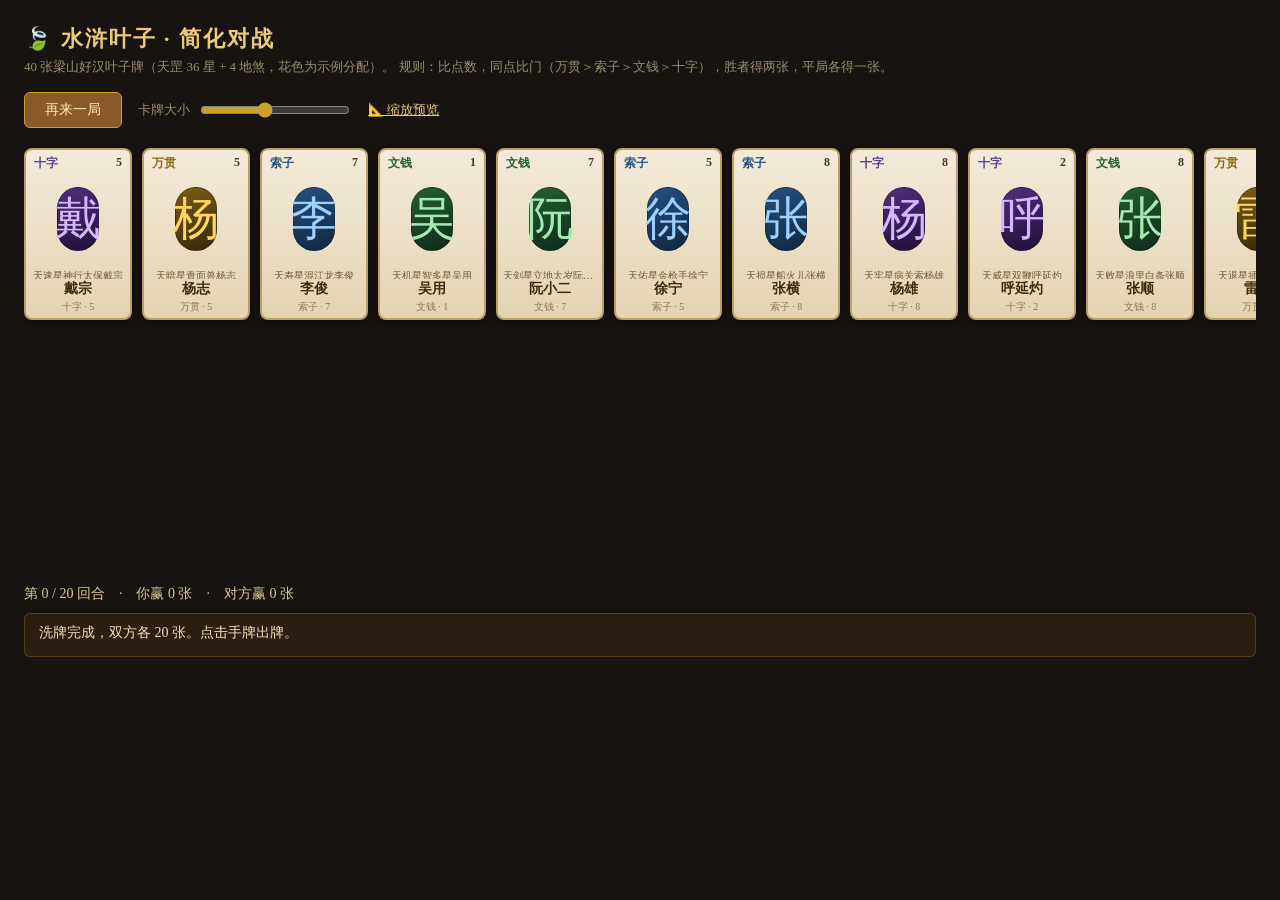
<file: yezixi-demo/index.html>
<!DOCTYPE html>
<html lang="zh-CN">
<head>
  <meta charset="UTF-8">
  <title>水浒叶子 · 简化对战</title>
  <link rel="stylesheet" href="style.css">
</head>
<body>
  <h1>🍃 水浒叶子 · 简化对战</h1>
  <p class="sub">
    40 张梁山好汉叶子牌（天罡 36 星 + 4 地煞，花色为示例分配）。
    规则：比点数，同点比门（万贯＞索子＞文钱＞十字），胜者得两张，平局各得一张。
  </p>

  <div class="controls">
    <button id="btn-deal">再来一局</button>
    <label class="scale-ctl">
      卡牌大小
      <input type="range" id="scale" min="70" max="140" value="100">
    </label>
    <a href="preview.html" style="color:#e9c97a;font-size:13px;">📐 缩放预览</a>
  </div>

  <div class="hand" id="hand"></div>

  <div class="center" id="center"></div>

  <div class="score" id="score"></div>
  <div class="log" id="log"></div>

  <script src="data.js"></script>
  <script src="card-view.js"></script>
  <script src="game.js"></script>
</body>
</html>
</file>
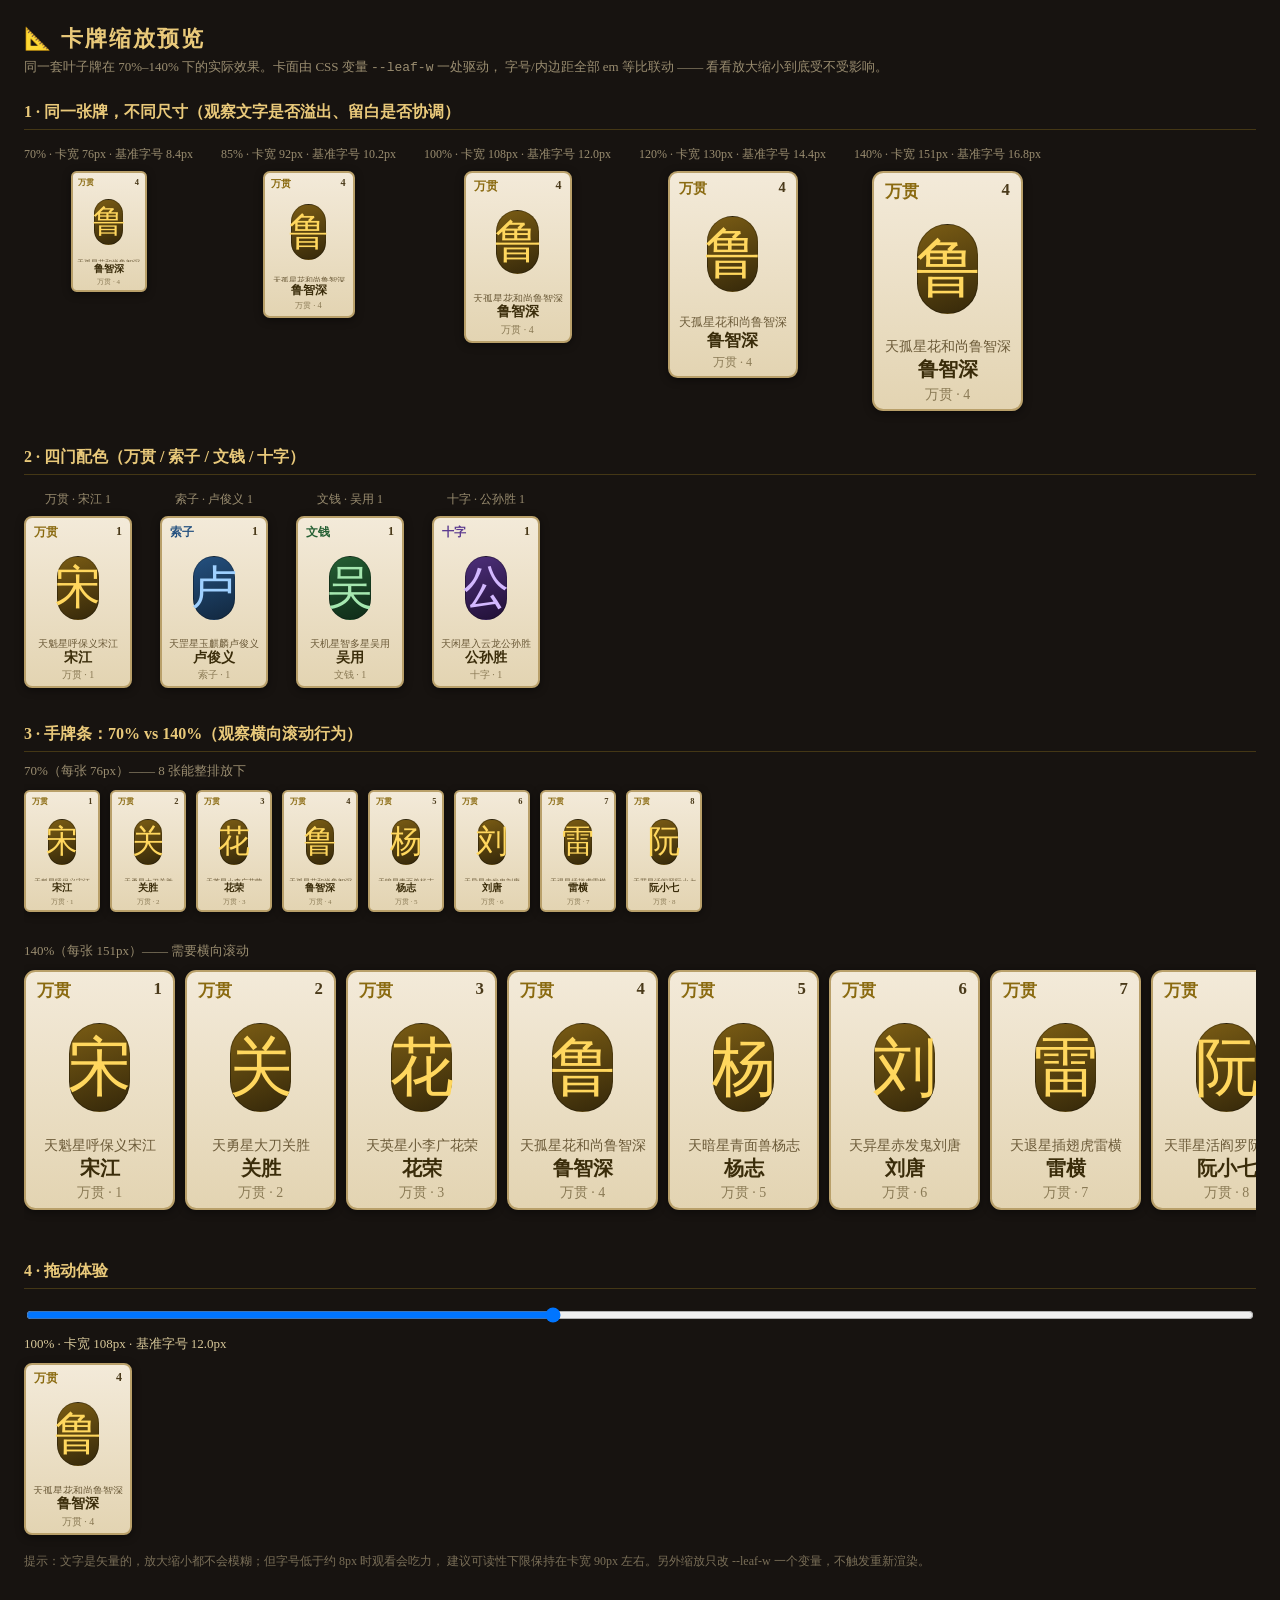
<file: yezixi-demo/preview.html>
<!DOCTYPE html>
<html lang="zh-CN">
<head>
  <meta charset="UTF-8">
  <title>卡牌缩放预览 · 水浒叶子</title>
  <link rel="stylesheet" href="style.css">
  <style>
    h2 {
      font-size: 16px;
      color: #e9c97a;
      margin: 26px 0 10px;
      border-bottom: 1px solid rgba(201, 162, 39, .25);
      padding-bottom: 6px;
    }
    .size-row {
      display: flex;
      gap: 28px;
      align-items: flex-start;
      flex-wrap: wrap;
      padding: 6px 0 10px;
    }
    .size-box {
      display: flex;
      flex-direction: column;
      align-items: center;
      gap: 8px;
    }
    .size-label { font-size: 12px; color: #9a8d70; white-space: nowrap; }
    .hand-demo { margin-bottom: 16px; }
    .hand-label { font-size: 13px; color: #9a8d70; margin-bottom: 4px; }
    .hand.small { --leaf-w: 76px; }
    .hand.large { --leaf-w: 151px; }
    .live { display: flex; flex-direction: column; gap: 10px; padding: 6px 0 28px; }
    #live-info { font-size: 13px; color: #d8c89a; }
    .tip { font-size: 12px; color: #7a6f58; line-height: 1.7; margin: 6px 0 0; }
  </style>
</head>
<body>
  <h1>📐 卡牌缩放预览</h1>
  <p class="sub">
    同一套叶子牌在 70%–140% 下的实际效果。卡面由 CSS 变量 <code>--leaf-w</code> 一处驱动，
    字号/内边距全部 em 等比联动 —— 看看放大缩小到底受不受影响。
  </p>

  <h2>1 · 同一张牌，不同尺寸（观察文字是否溢出、留白是否协调）</h2>
  <div class="size-row" id="size-row"></div>

  <h2>2 · 四门配色（万贯 / 索子 / 文钱 / 十字）</h2>
  <div class="size-row" id="door-row"></div>

  <h2>3 · 手牌条：70% vs 140%（观察横向滚动行为）</h2>
  <div class="hand-demo">
    <div class="hand-label">70%（每张 76px）—— 8 张能整排放下</div>
    <div class="hand small" id="hand-small"></div>
  </div>
  <div class="hand-demo">
    <div class="hand-label">140%（每张 151px）—— 需要横向滚动</div>
    <div class="hand large" id="hand-large"></div>
  </div>

  <h2>4 · 拖动体验</h2>
  <div class="live">
    <input type="range" id="live-scale" min="70" max="140" value="100">
    <span id="live-info"></span>
    <div id="live-card"></div>
    <p class="tip">
      提示：文字是矢量的，放大缩小都不会模糊；但字号低于约 8px 时观看会吃力，
      建议可读性下限保持在卡宽 90px 左右。另外缩放只改 --leaf-w 一个变量，不触发重新渲染。
    </p>
  </div>

  <script src="data.js"></script>
  <script src="card-view.js"></script>
  <script src="preview.js"></script>
</body>
</html>
</file>
<file: yezixi-demo/style.css>
:root {
  /* 卡面宽度：整个卡牌（含字号、内边距）都由它派生，改一个变量即可整体等比缩放 */
  --leaf-w: 108px;
}

* { box-sizing: border-box; }

body {
  font-family: "KaiTi", "STKaiti", "Microsoft YaHei", serif;
  background: #171310;
  color: #e8dcc0;
  margin: 0;
  padding: 24px;
}

h1 {
  font-size: 22px;
  margin: 0 0 4px;
  color: #e9c97a;
  letter-spacing: 2px;
}
.sub { color: #9a8d70; font-size: 13px; margin: 0 0 16px; }

.controls {
  display: flex;
  flex-wrap: wrap;
  gap: 16px;
  align-items: center;
  margin-bottom: 14px;
}

.scale-ctl {
  display: flex;
  align-items: center;
  gap: 8px;
  font-size: 13px;
  color: #9a8d70;
}
.scale-ctl input { width: 150px; accent-color: #c9a227; }

button {
  background: #8a5a2b;
  border: 1px solid #c9a227;
  color: #ffe9b0;
  padding: 8px 20px;
  border-radius: 6px;
  cursor: pointer;
  font-size: 14px;
  font-family: inherit;
}
button:hover { background: #a06a33; }

/* ---------- 手牌 ---------- */
.hand {
  display: flex;
  gap: 10px;
  overflow-x: auto;
  padding: 6px 0 14px;
  min-height: calc(var(--leaf-w) * 1.8);
}
.hand.busy { opacity: .55; pointer-events: none; }

/* ---------- 叶子牌 ---------- */
.leaf-card {
  position: relative;
  width: var(--leaf-w);
  height: calc(var(--leaf-w) * 1.5926);
  /* 基准字号：随卡宽等比变化；内部所有尺寸一律用 em，整牌等比缩放 */
  font-size: calc(var(--leaf-w) * 0.1111);
  flex-shrink: 0;
  border-radius: 0.67em;
  border: 2px solid #b9a06a;
  background: linear-gradient(180deg, #f3ead9, #e3d4b2);
  box-shadow: 0 2px 8px rgba(0, 0, 0, .45);
  display: flex;
  flex-direction: column;
  overflow: hidden;
  cursor: pointer;
  transition: transform .15s ease, box-shadow .15s ease;
}

.hand .leaf-card:hover {
  transform: translateY(-0.6em);
  box-shadow: 0 10px 22px rgba(0, 0, 0, .55);
}

.leaf-card.face-down {
  cursor: default;
  align-items: center;
  justify-content: center;
  gap: 0.5em;
  border-color: #5f3d1c;
  background: linear-gradient(160deg, #8a5a2b, #4d2f14);
}
.leaf-back-char { font-size: 3.67em; color: #e9c97a; }
.leaf-back-txt { font-size: 0.92em; color: #d8b877; letter-spacing: 0.33em; }

.leaf-top {
  display: flex;
  justify-content: space-between;
  padding: 0.42em 0.67em 0;
  font-size: 1em;
  font-weight: bold;
  color: #4a3a1a;
}

.leaf-seal {
  flex: 1;
  margin: 0.33em 0.67em;
  border-radius: 0.5em;
  display: flex;
  align-items: center;
  justify-content: center;
  font-size: 3.83em;
  border: 1px solid rgba(0, 0, 0, .25);
}

.leaf-art-wrap {
  flex: 1;
  margin: 0.33em 0.67em;
  border-radius: 0.5em;
  overflow: hidden;
}
.leaf-art {
  width: 100%;
  height: 100%;
  object-fit: cover;
  display: block;
}

/* 四门配色（印章底色与徽标字色） */
.door-万贯 .leaf-seal { background: linear-gradient(160deg, #7a5c14, #35280a); color: #ffd75e; }
.door-索子 .leaf-seal { background: linear-gradient(160deg, #24507f, #12283f); color: #9fd0ff; }
.door-文钱 .leaf-seal { background: linear-gradient(160deg, #245f33, #0f2b18); color: #a5e8b0; }
.door-十字 .leaf-seal { background: linear-gradient(160deg, #4d2f7a, #211036); color: #d3b8ff; }

.door-万贯 .leaf-door-badge { color: #8a6a10; }
.door-索子 .leaf-door-badge { color: #24507f; }
.door-文钱 .leaf-door-badge { color: #245f33; }
.door-十字 .leaf-door-badge { color: #5b3a8f; }

.leaf-honor {
  font-size: 0.83em;
  color: #6b5a38;
  text-align: center;
  padding: 0.25em 0.5em 0;
  white-space: nowrap;
  overflow: hidden;
  text-overflow: ellipsis;
}
.leaf-name {
  font-size: 1.17em;
  font-weight: bold;
  color: #3a2c0a;
  text-align: center;
  padding: 0 0.5em;
}
.leaf-foot {
  font-size: 0.83em;
  color: #8a7a55;
  text-align: center;
  padding: 0.17em 0 0.42em;
}

/* ---------- 对战区 ---------- */
.center {
  min-height: calc(var(--leaf-w) * 2.3);
  display: flex;
  flex-direction: column;
  align-items: center;
  gap: 10px;
  padding: 8px 0 16px;
}

.vs { display: flex; gap: 28px; }
.vs span {
  width: var(--leaf-w);
  text-align: center;
  font-size: 12px;
  color: #9a8d70;
}

.center-cards { display: flex; gap: 28px; }

.score { font-size: 14px; color: #d8c89a; padding-bottom: 10px; }

.log {
  min-height: 44px;
  font-size: 14px;
  color: #f0e2b8;
  background: rgba(138, 92, 31, .18);
  border: 1px solid rgba(201, 162, 39, .25);
  border-radius: 6px;
  padding: 10px 14px;
}
</file>
